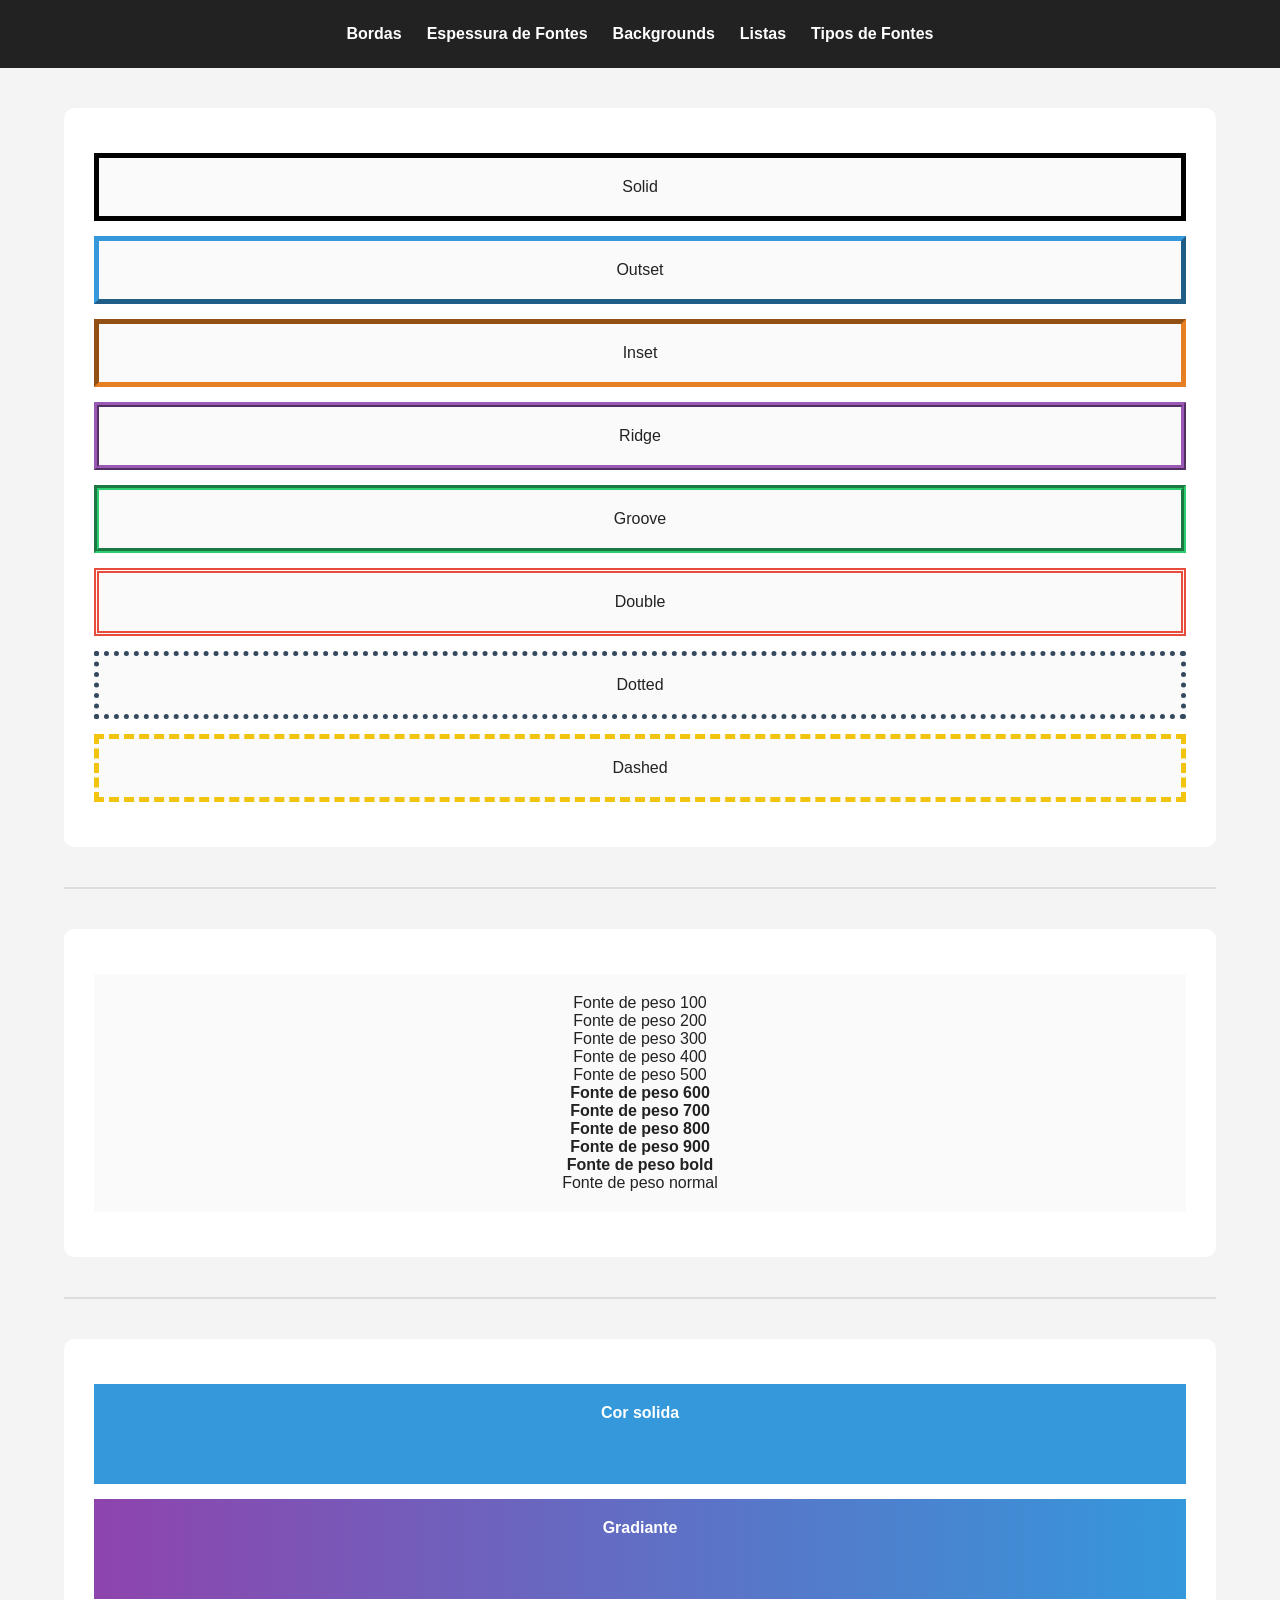
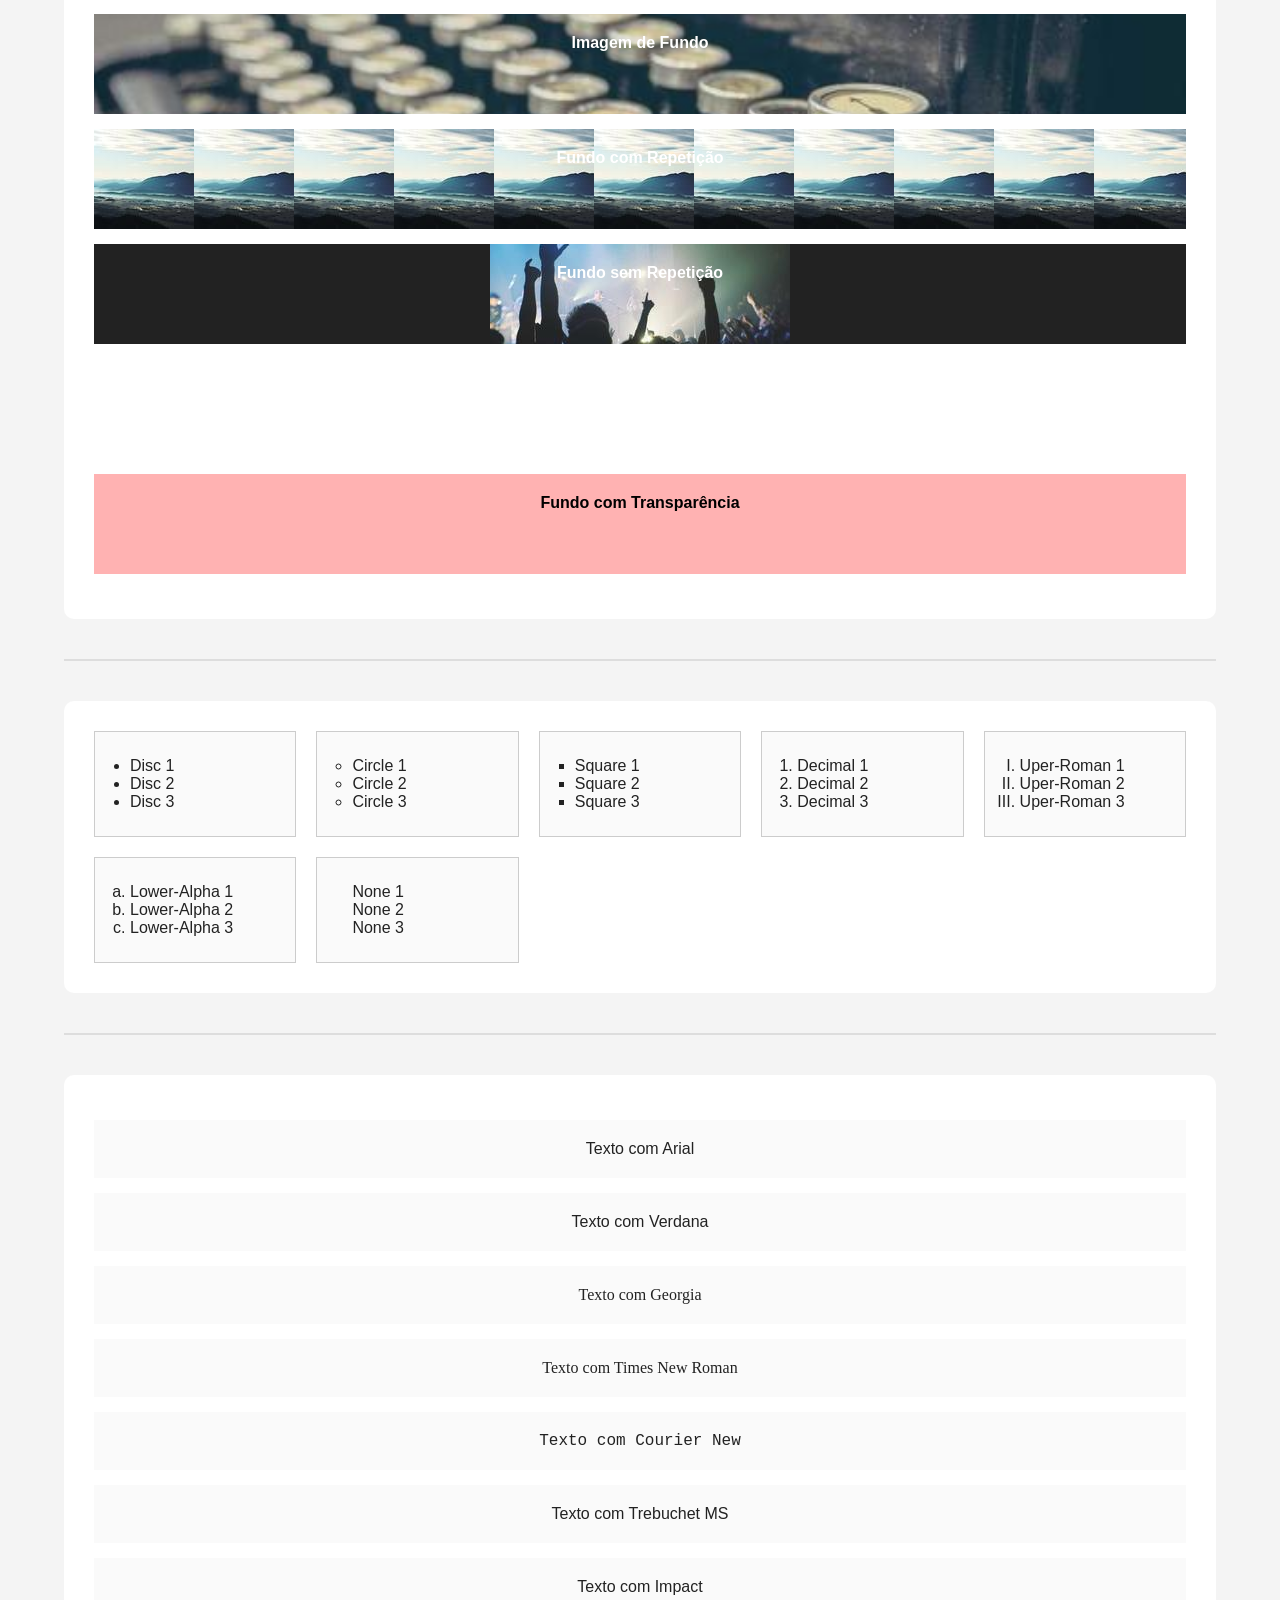
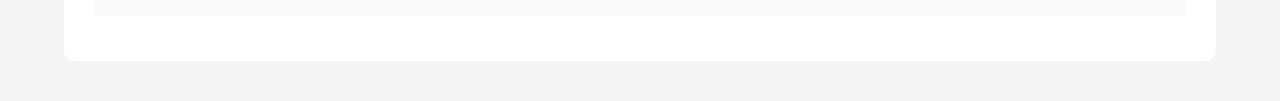
<file: atividade_final_css/index.html>
<!DOCTYPE html>
<html lang="PT-BR">
<head>
    <meta charset="UTF-8">
    <meta name="viewport" content="width=device-width, initial-scale=1.0">
    <title>Atividade final de CSS</title>
    <link rel="stylesheet" href="style/style.css">
</head>
<body>
    <header>
        <nav>
            <ul>
                <li><a href="#bordas">Bordas</a></li>
                <li><a href="#espessura-fontes">Espessura de Fontes</a></li>
                <li><a href="#backgrounds">Backgrounds</a></li>
                <li><a href="#listas">Listas</a></li>
                <li><a href="#Tipos-fontes">Tipos de Fontes</a></li>
            </ul>
        </nav>
    </header>

    <main>
        <section id="bordas" class="secao bordas">
            <article>
                <p>Solid</p>
            </article>
            <article>
                <p>Outset</p>
            </article>
            <article>
                <p>Inset</p>
            </article>
            <article>
                <p>Ridge</p>
            </article>
            <article>
                <p>Groove</p>
            </article>
            <article>
                <p>Double</p>
            </article>
            <article>
                <p>Dotted</p>
            </article>
            <article>
                <p>Dashed</p>
            </article>
        </section>

        <hr> 

        <section id="espessura-fontes" class="secao espessura-fontes">
            <article>
                <p class="peso-100">Fonte de peso 100</p>
                <p class="peso-200">Fonte de peso 200</p>
                <p class="peso-300">Fonte de peso 300</p>
                <p class="peso-400">Fonte de peso 400</p>
                <p class="peso-500">Fonte de peso 500</p>
                <p class="peso-600">Fonte de peso 600</p>
                <p class="peso-700">Fonte de peso 700</p>
                <p class="peso-800">Fonte de peso 800</p>
                <p class="peso-900">Fonte de peso 900</p>
                <p class="peso-bold">Fonte de peso bold</p>
                <p class="peso-normal">Fonte de peso normal</p>
            </article>
        </section>

        <hr>

        <section id="backgrounds" class="secao backgrounds">
            <article>
                <p>Cor solida</p>
            </article>
            <article>
                <p>Gradiante</p>
            </article>
            <article>
                <p>Imagem de Fundo</p>
            </article>
            <article>
                <p>Fundo com Repetição</p>
            </article>
            <article>
                <p>Fundo sem Repetição</p>
            </article>
            <article>
                <p>Fundo Fixo</p>
            </article>
            <article>
                <p>Fundo com Transparência</p>
            </article>
        </section>

        <hr>

        <section id="listas" class="secao listas">
            <ul>
                <li>Disc 1</li>
                <li>Disc 2</li>
                <li>Disc 3</li>
            </ul>
            <ul>
                <li>Circle 1</li>
                <li>Circle 2</li>
                <li>Circle 3</li>
            </ul>
            <ul>
                <li>Square 1</li>
                <li>Square 2</li>
                <li>Square 3</li>
            </ul>
            <ul>
                <li>Decimal 1</li>
                <li>Decimal 2</li>
                <li>Decimal 3</li>
            </ul>
            <ul>
                <li>Uper-Roman 1</li>
                <li>Uper-Roman 2</li>
                <li>Uper-Roman 3</li>
            </ul>
            <ul>
                <li>Lower-Alpha 1</li>
                <li>Lower-Alpha 2</li>
                <li>Lower-Alpha 3</li>
            </ul>
            <ul>
                <li>None 1</li>
                <li>None 2</li>
                <li>None 3</li>
            </ul>
        </section>

        <hr>

        <section id="tipos-fontes" class="secao tipos-fontes">
            <article>
                <p>Texto com Arial</p>
            </article>
            <article>
                <p>Texto com Verdana</p>
            </article>
            <article>
                <p>Texto com Georgia</p>
            </article>
            <article>
                <p>Texto com Times New Roman</p>
            </article>
            <article>
                <p>Texto com Courier New</p>
            </article>
            <article>
                <p>Texto com Trebuchet MS</p>
            </article>
            <article>
                <p>Texto com Impact</p>
            </article>
        </section>
    </main>
</body>
</html>
</file>
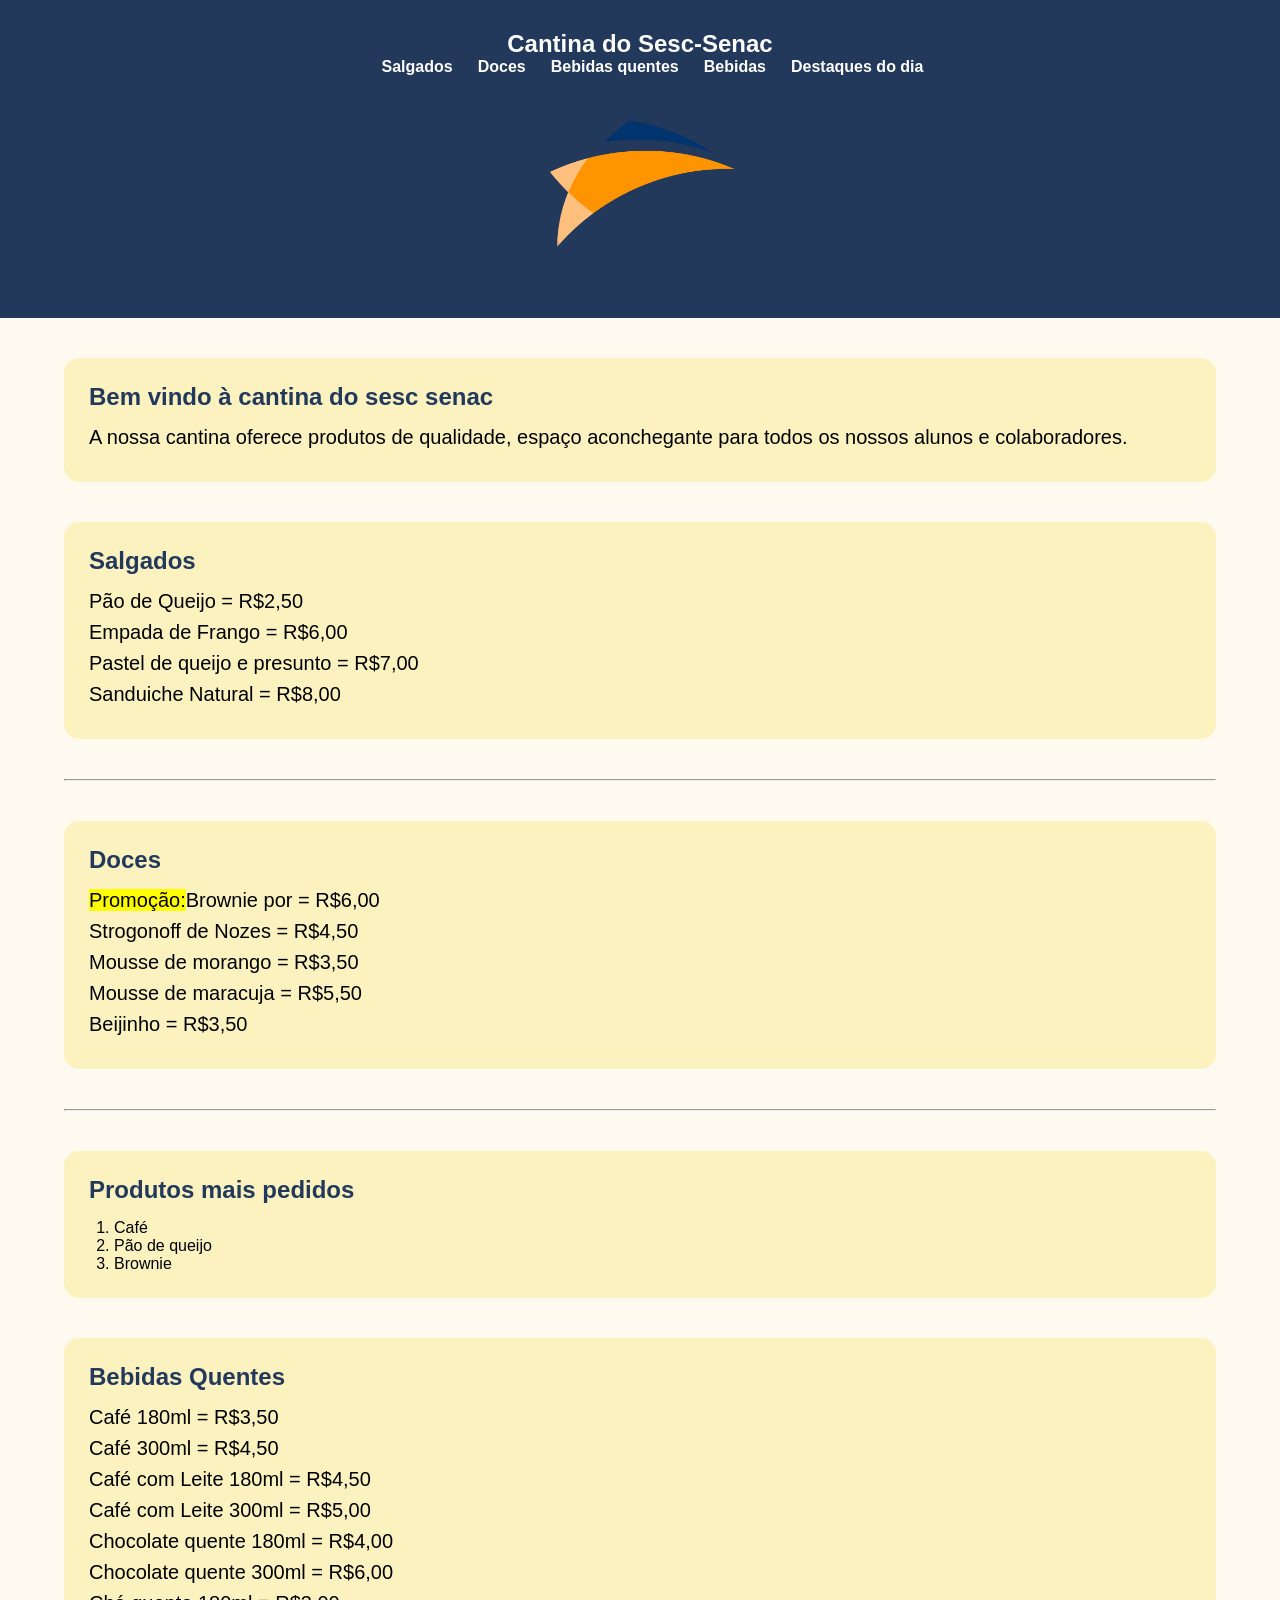
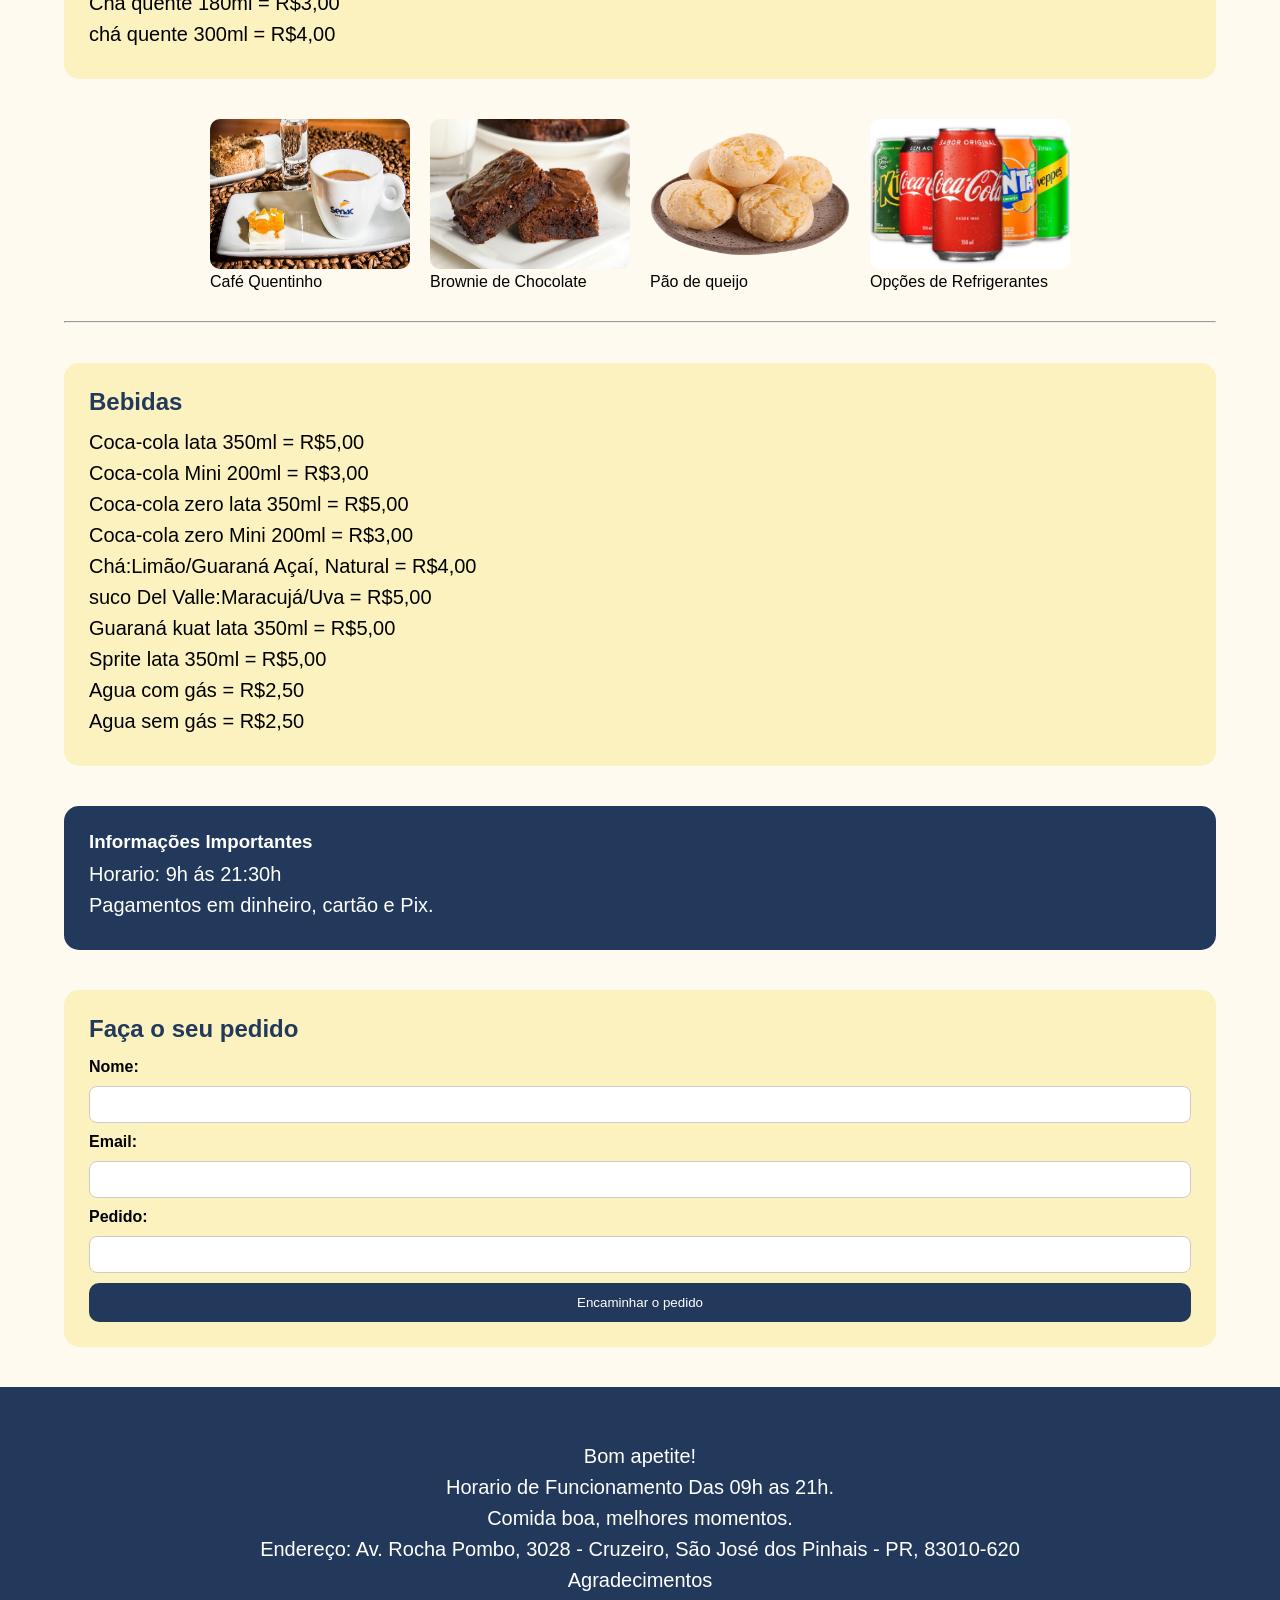
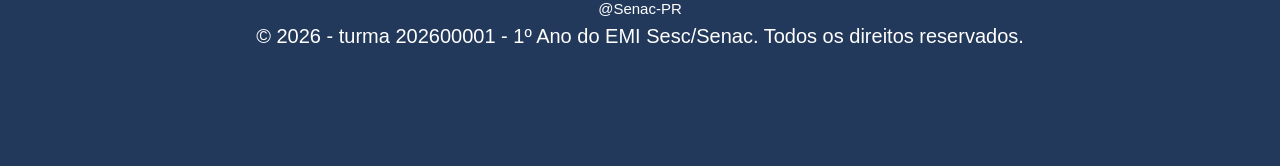
<file: Cecilia_projeto_cantina/index.html>
<!DOCTYPE html>
<html lang="pt-br">
<head>
    <meta charset="UTF-8">
    <meta name="viewport" content="width=device-width, initial-scale=1.0">
    <title>Cantina do sesc senac</title>
    <link rel="stylesheet" href="style/style.css">
</head>
<body>
   <nav>
    <header>
            <h1 class="Cantina-do-Sesc-Senac">Cantina do Sesc-Senac</h1>
            <ul>
                <li><a href="#Salgados">Salgados</a></li>
                <li><a href="#Doces">Doces</a></li>
                <li><a href="#Bebidas-quentes">Bebidas quentes</a></li>
                <li><a href="#Bebidas">Bebidas</a></li>
                <li><a href="#Destaques-do-dia">Destaques do dia</a></li>
            </ul>

          <div class="logo-container">
    <img src="image/logosenac.png" alt="Logo Sesc Senac">
</div>
    
        </header>
    </nav>

    <main>
        <section>
            <h2>Bem vindo à cantina do sesc senac</h2>
            <p>A nossa cantina oferece produtos de qualidade, espaço aconchegante para todos os nossos alunos e colaboradores.</p>
        </section>
        <section id="Salgados" class="Salgados">
            <h2>Salgados</h2>
            <article>
                <P>Pão de Queijo = R$2,50</P>
                <p>Empada de Frango = R$6,00</p>
                <P>Pastel de queijo e presunto = R$7,00</P>
                <p>Sanduiche Natural = R$8,00</p>
            </article>
        </section>

        <hr>

        <section id="Doces" class="Doces">
            <h2>Doces</h2>
            <article>
                <p><mark>Promoção:</mark>Brownie por = R$6,00</p>
                <p>Strogonoff de Nozes = R$4,50</p>
                <p>Mousse  de morango = R$3,50</p>
                <p>Mousse de maracuja = R$5,50</p>
                <p>Beijinho = R$3,50</p>
            </article>
        </section>

        <hr>
        <section>
            <h2>Produtos mais pedidos</h2>
            <ol>
                <li>Café</li>
                <li>Pão de queijo</li>
                <li>Brownie</li>
            </ol>
        </section>
        <section id="Bebidas-quentes" class="Bebidas-quentes">
            <h2>Bebidas Quentes</h2>
            <article>
                <p>Café 180ml = R$3,50</p>
                <p>Café 300ml = R$4,50</p>
                <p>Café com Leite 180ml = R$4,50</p>
                <p>Café com Leite 300ml = R$5,00</p>
                <p>Chocolate quente 180ml = R$4,00</p>
                <p>Chocolate quente 300ml = R$6,00</p>
                <p>Chá quente 180ml = R$3,00</p>
                <p>chá quente 300ml = R$4,00</p>
            </article>
        </section>
        <div>
            <figure class="Café">
                <img src="image/cafe.jpg" alt="Café-quentinho">
                <figcaption>Café Quentinho</figcaption>
            </figure>
            <figure class="brownie">
                <img src="image/brownie.jpg" alt="Brownie">
                <figcaption>Brownie de Chocolate</figcaption>
            </figure>
            <figure class="Pão-de-queijo">
                <img src="image/pãodequeijp.png" alt="Pão-de-queijo">
                <figcaption>Pão de queijo</figcaption>
            </figure>
            <figure class="Refrigerantes">
                <img src="image/Refrigerantes.avif" alt="Refrigerantes">
                <figcaption>Opções de Refrigerantes</figcaption>
            </figure>
        </div>

        <hr>

        <section id="Bebidas" class="Bebidas">
            <h2>Bebidas</h2>
            <article>
                <p>Coca-cola lata 350ml = R$5,00 </p>
                <p>Coca-cola Mini 200ml = R$3,00 </p>
                <p>Coca-cola zero lata 350ml = R$5,00 </p>
                <p>Coca-cola zero Mini 200ml = R$3,00 </p>
                <p>Chá:Limão/Guaraná Açaí, Natural = R$4,00 </p>
                <p>suco Del Valle:Maracujá/Uva = R$5,00 </p>
                <p>Guaraná kuat lata 350ml = R$5,00 </p>
                <p>Sprite lata 350ml = R$5,00 </p>
                <p>Agua com gás = R$2,50</p>
                <p>Agua sem gás = R$2,50</p>
            </article>
        </section>

          <aside>
            <h3>Informações Importantes</h3>
            <p>Horario: 9h ás 21:30h</p>
            <p>Pagamentos em dinheiro, cartão e Pix.</p>
        </aside>

        <section id="Contato">
            <h2>Faça o seu pedido</h2>
        <form>
            <label>Nome:</label>
            <input type="text">

            <label>Email:</label>
            <input type="email">

            <label>Pedido:</label>
            <input type="text">

            <button>Encaminhar o pedido</button>
        </form>
        </section>
    </main>
     
    
    <footer class="Rodapé">
        <p>Bom apetite!</p>
        <p>Horario de Funcionamento Das 09h as 21h.</p>
        <p>Comida boa, melhores momentos.</p>
        <p>Endereço: Av. Rocha Pombo, 3028 - Cruzeiro, São José dos Pinhais - PR, 83010-620</p>
        <p>Agradecimentos</p>
        <p class="Arroba"> @Senac-PR</p>
        <p>&copy; 2026 - turma 202600001 - 1º Ano do EMI Sesc/Senac. Todos os direitos reservados.</p>                                  
    </footer>

</body>
</html>
    <header>
</file>
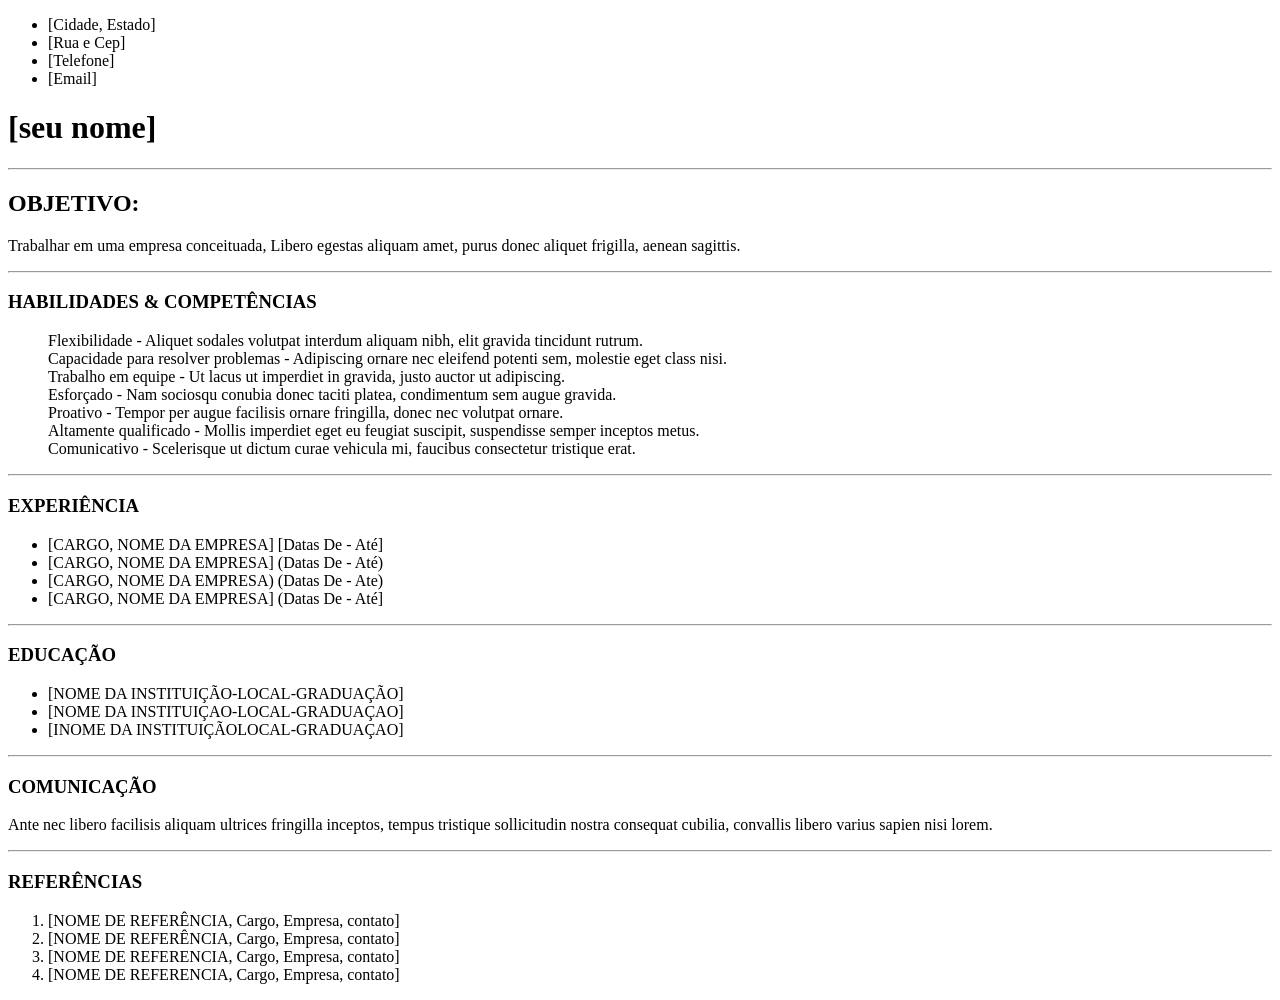
<file: curriculo_html/index.html>
<!DOCTYPE html>
<html lang="PT-BR">
<head>
    <meta charset="UTF-8">
    <meta name="viewport" content="width=device-width, initial-scale=1.0">
    <title>Document</title>
</head>
<body>
      <main>
        <section class="Perguntas">
            <ul>
                 <li>[Cidade, Estado]</li>
                 <li>[Rua e Cep]</li>
                 <li>[Telefone]</li>
                 <li>[Email]</li>
            </ul>

        </section>
        <h1>[seu nome]</h1>
        <hr class="linha-estilizada">

        <h2>OBJETIVO:</h2>
        <P>Trabalhar em uma empresa conceituada, Libero egestas aliquam amet, purus donec aliquet frigilla, aenean sagittis.</P> 
        <hr class="linha-estilizada">

        <dl>
         <dt>
         <h3>HABILIDADES & COMPETÊNCIAS</h3>
        </dt>
        <dd>Flexibilidade - Aliquet sodales volutpat interdum aliquam nibh, elit gravida tincidunt rutrum.</dd>
        <dd>Capacidade para resolver problemas - Adipiscing ornare nec eleifend potenti sem, molestie eget class nisi.</dd>
        <dd>Trabalho em equipe - Ut lacus ut imperdiet in gravida, justo auctor ut adipiscing.</dd>
        <dd>Esforçado - Nam sociosqu conubia donec taciti platea, condimentum sem augue gravida.</dd>
        <dd>Proativo - Tempor per augue facilisis ornare fringilla, donec nec volutpat ornare.</dd>
        <dd>Altamente qualificado - Mollis imperdiet eget eu feugiat suscipit, suspendisse semper inceptos metus.</dd>
        <dd>Comunicativo - Scelerisque ut dictum curae vehicula mi, faucibus consectetur tristique erat.</dd>
        </dl>
        <hr class="linha-estilizada">

        <h3>EXPERIÊNCIA</h3>
        <ul>
        <Li>[CARGO, NOME DA EMPRESA] [Datas De - Até]</Li>
        <li>[CARGO, NOME DA EMPRESA] (Datas De - Até)</li>
        <li>[CARGO, NOME DA EMPRESA) (Datas De - Ate)</li>
        <li>[CARGO, NOME DA EMPRESA] (Datas De - Até]</li>
        </ul>
        <hr class="linha-estilizada">

        <h3>EDUCAÇÃO</h3>
        <ul>
            <li>[NOME DA INSTITUIÇÃO-LOCAL-GRADUAÇÃO]</li>
            <li>[NOME DA INSTITUIÇAO-LOCAL-GRADUAÇAO]</li>
            <li>[INOME DA INSTITUIÇÃOLOCAL-GRADUAÇAO]</li>
        </ul>
        <hr class="linha-estilizada">

        <h3>COMUNICAÇÃO</h3>
        <P>Ante nec libero facilisis aliquam ultrices fringilla inceptos, tempus tristique sollicitudin nostra consequat cubilia, convallis libero varius sapien nisi lorem.</P>
        <hr class="linha-estilizada">

        <h3>REFERÊNCIAS</h3>
        <ol>
            <li>[NOME DE REFERÊNCIA, Cargo, Empresa, contato]</li>
            <li>[NOME DE REFERÊNCIA, Cargo, Empresa, contato]</li>
            <li>[NOME DE REFERENCIA, Cargo, Empresa, contato]</li>
            <li>[NOME DE REFERENCIA, Cargo, Empresa, contato]</li>
        </ol>

      </main>
    
</body>
</html>
</file>
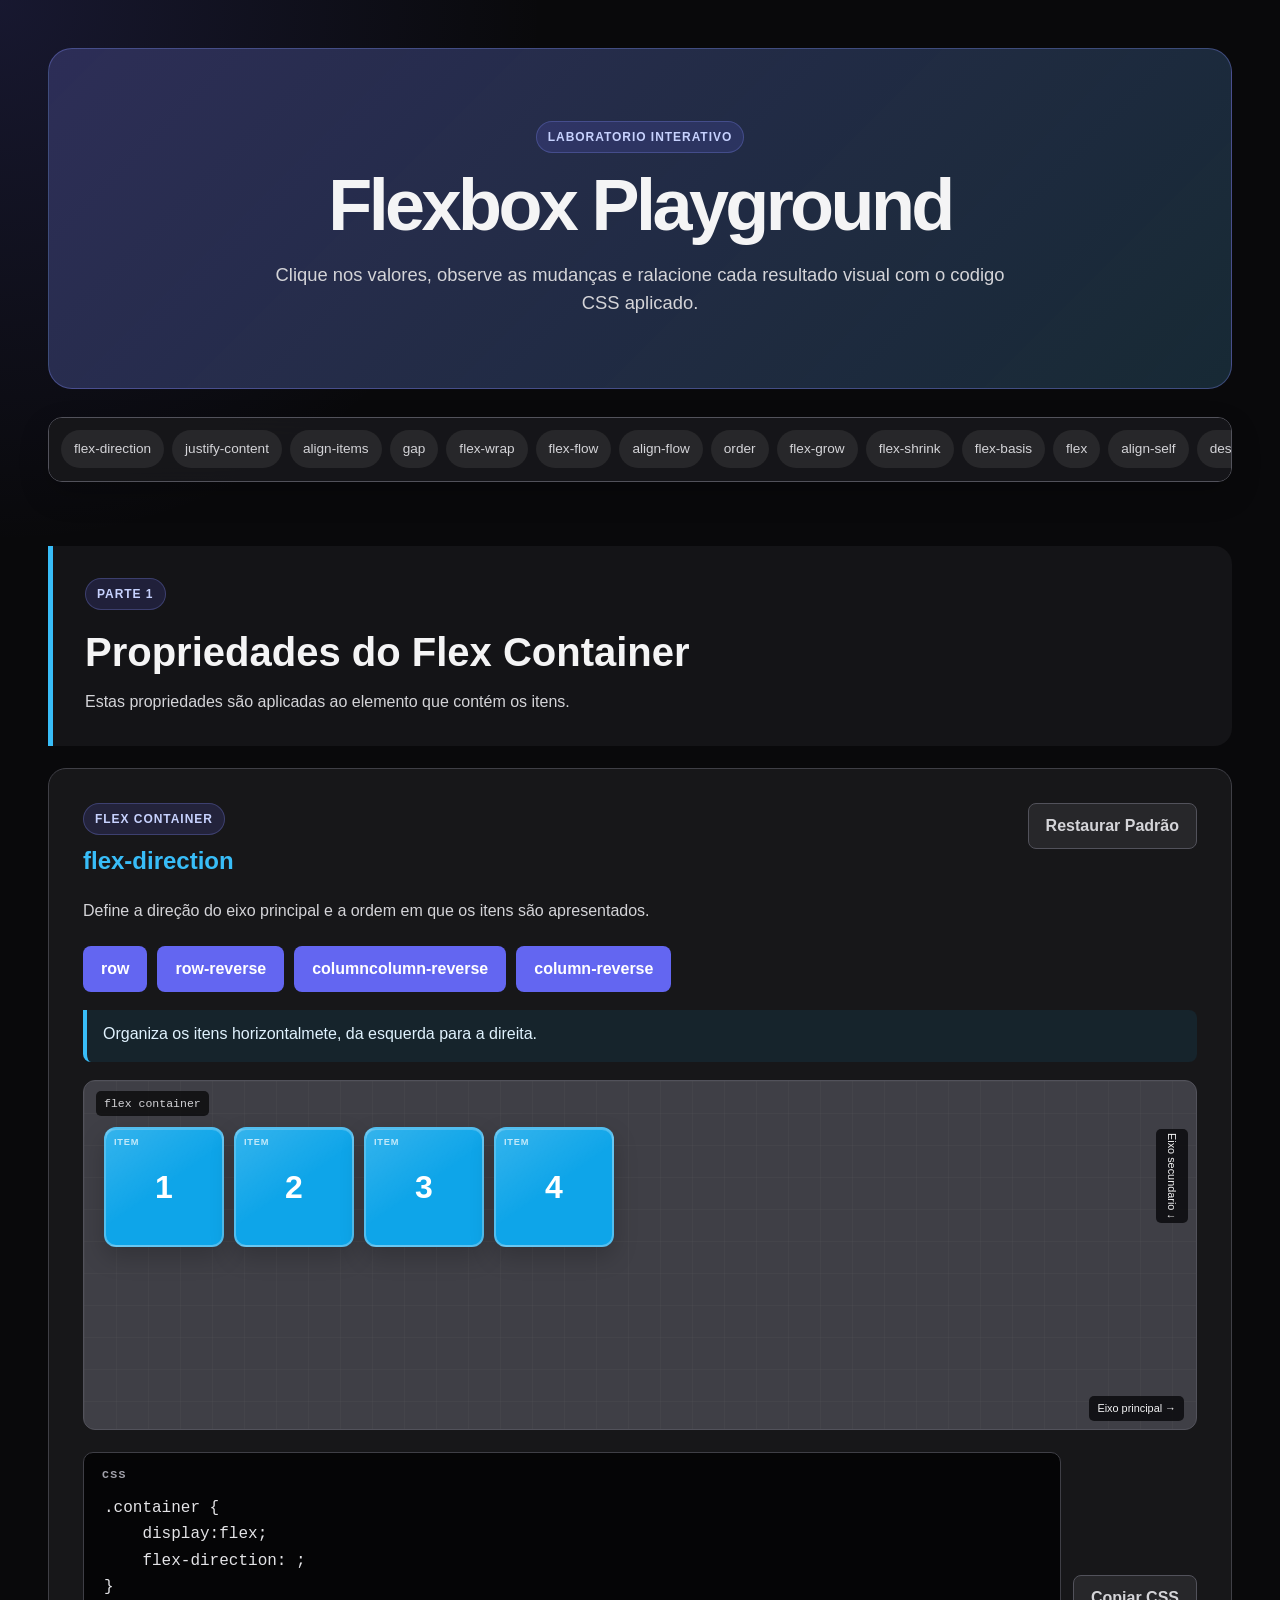
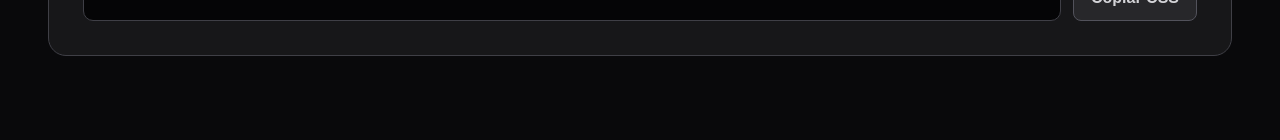
<file: flexbox/index.html>
<!-- Define que o documento utiliza HTML5. Deve ser a priemeira declaração do arquivo -->
<!DOCTYPE html>
<!-- A tag html envolve toda a pagina. lang="pt-br" informa o idioma para navegadores e leitores de tela. -->
<html lang="pt-BR">

<!-- O head guarda configurações que não aparecem diretamente no conteudo visual. -->

<head>
    <!-- Permite utilizar acentos, cedilha e outros caracteres especiais corretamente. -->
    <meta charset="UTF-8">
    <!-- Faz o layout respeitar a largura real de celulares, tablests e computadores. -->
    <meta name="viewport" content="width=device-width, initial-scale=1.0">
    <!-- Descrição usada por mecanismo de busca e no compartilhamento do link. -->
    <meta name="description"
        content="Laboratorio interativo para aprender e praticar as principais propriedades do CSS felxbox.">
    <!-- Texto exibido na aba do navegador -->
    <title>Laboratorio Flexbox</title>
    <!-- Conecta o HTML ao arquivo CSS responsavel pela aparencia da pagina. -->
    <link rel="stylesheet" href="style/style.css">
</head>

<!-- O body contem todo o conteudo visivel da pagina. -->

<body>

    <!-- ===================================================
         CABEÇALHO PRINCIPAL
         Apresenta o nome e a proposta do laboratório.
    =================================================== -->
    <header class="page-header">
        <!-- Pequeno rótulo visual acima do título principal. -->
        <span class="page-label">Laboratorio interativo</span>
        <!-- h1 é o título principal e deve representar o assusnto da página. -->
        <h1>Flexbox Playground</h1>
        <p>
            Clique nos valores, observe as mudanças e ralacione cada resultado visual com o codigo CSS aplicado.
        </p>
    </header>

    <!-- ===================================================
         CABEÇALHO PRINCIPAL
         Cada link aponta para o id de uma seção da pagina.
         aria-label descreve o menu para tecnologias assistivas.
    =================================================== -->

    <nav class="property-navigation" aria-label="Navegação das propriedades do Flexbox">
        <a href="#flex-direction">flex-direction</a>
        <a href="#justify-content">justify-content</a>
        <a href="#align-items">align-items</a>
        <a href="#gap">gap</a>
        <a href="#flex-wrap">flex-wrap</a>
        <a href="#flex-flow">flex-flow</a>
        <a href="#align-flow">align-flow</a>
        <a href="#order">order</a>
        <a href="#flex-grow">flex-grow</a>
        <a href="#flex-shrink">flex-shrink</a>
        <a href="#flex-basis">flex-basis</a>
        <a href="#flex">flex</a>
        <a href="#align-self">align-self</a>
        <a href="#desafio">desafio</a>
    </nav>
    
    <!-- O main reúne o conteúdo principal do laboatório -->
    <main>
          <!-- ===================================================
         PARTE 1 - PROPRIEDADES DO FLEX CONTAINER
         São aplicados ao elemento pai, responsável por organizar itens.
    =================================================== -->
    <header class="group-header">
        <span>Parte 1</span>
        <h2>Propriedades do Flex Container</h2>
        <p>Estas propriedades são aplicadas ao elemento que contém os itens.</p>
    </header>
    
    <!-- ===================================================
         SEÇÃO: flex-direction
         Define a direção do eixo principal e a ordem inicial dos itens.
         O id permite acessar esta seção pelo menu de navegação.
    =================================================== -->
    <section class="demo"  id="flex-direction">
        <!-- Agrupa o titulo da propriedade e o botão que restaura o valor  inicial. -->
         <div class="demo-heading">
            <div>
            <span class="property-type">Flex container</span>
            <h2>flex-direction</h2>
         </div>
         <button type="button"  class="reset-button"  data-reset-section="direction">Restaurar Padrão</button>
         </div>

         <p class="demo-introduction">
            Define a direção do eixo principal e a ordem em que os itens são apresentados.
         </p>

         <!-- 
           Grupos de botões com valores da propriedade.
           role= "group" e aria-label ajudam leitores de tela.
           data-* guarda o valor que sera lido pelo Javascript.
           aria-pressed informa qual botão esta ativo.
         -->
        <div class="buttons"  role="group"  aria-label="Valores de flex-direction">
            <button type="button" data-direction="row" aria-pressed="true">row</button>
            <button type="button" data-direction="row-reverse" aria-pressed="false">row-reverse</button>
            <button type="button" data-direction="column" aria-pressed="false">columncolumn-reverse</button>
            <button type="button" data-direction="column-reverse" aria-pressed="false">column-reverse</button>
        </div>
         <!-- Descrição atualizada pelo JavaScript conforme o botão escolhido.
          aria-live="polite" permite anunciar a mudança para leitores de tela.
          -->

          <p class="property-description direction-description" aria-live="polite">
            Organiza os itens horizontalmete, da esquerda para a direita.
          </p>

          <!-- Area visual da demonstração.
               A classe container recebe display: flex no CSS.
               A segunda classe identifica a propriedade demonstrada.
          -->
        <div class="container direction-container" id="direction-container">
            <span class="container-label">flex container</span>
          <!-- Indicadores dos eixos; o JavaScript atualiza as sets nesta seção. -->
            <span class="axis axis-main direction-main-axis">Eixo principal →</span>
            <span class="axis axis-cross direction-cross-axis">Eixo secundario ↓</span>
           <!-- Cada elemento .item é um flex Item. Os numeros facilitam observar ordem e posição. -->
            <div><span class="item">1</span></div>
            <div><span class="item">2</span></div>
            <div><span class="item">3</span></div>
            <div><span class="item">4</span></div>
        </div>

        <!-- Mostra o CSS correspondente ao valor selecionado.
         pre preserva espaços e quebras de linha; code identifica codigo-fonte.
         O botão usa data-copy-property e data-copy-target para copiar o resultado.
        -->
         
        <div class="code-wrapper">
         <pre class="code"><code>.container {
    display:flex;
    flex-direction: <strong class="direction-value" aria-live="polite"></strong>;
}</code></pre>
                <button type="button" class="copy-button" data-copy-property="flex-direction"
                data-copy-target=".direction-value">Copiar CSS</button>
        </div>
    </section>

    </main>

    <script src="js/script.js"></script>

</body>
</html>
</file>
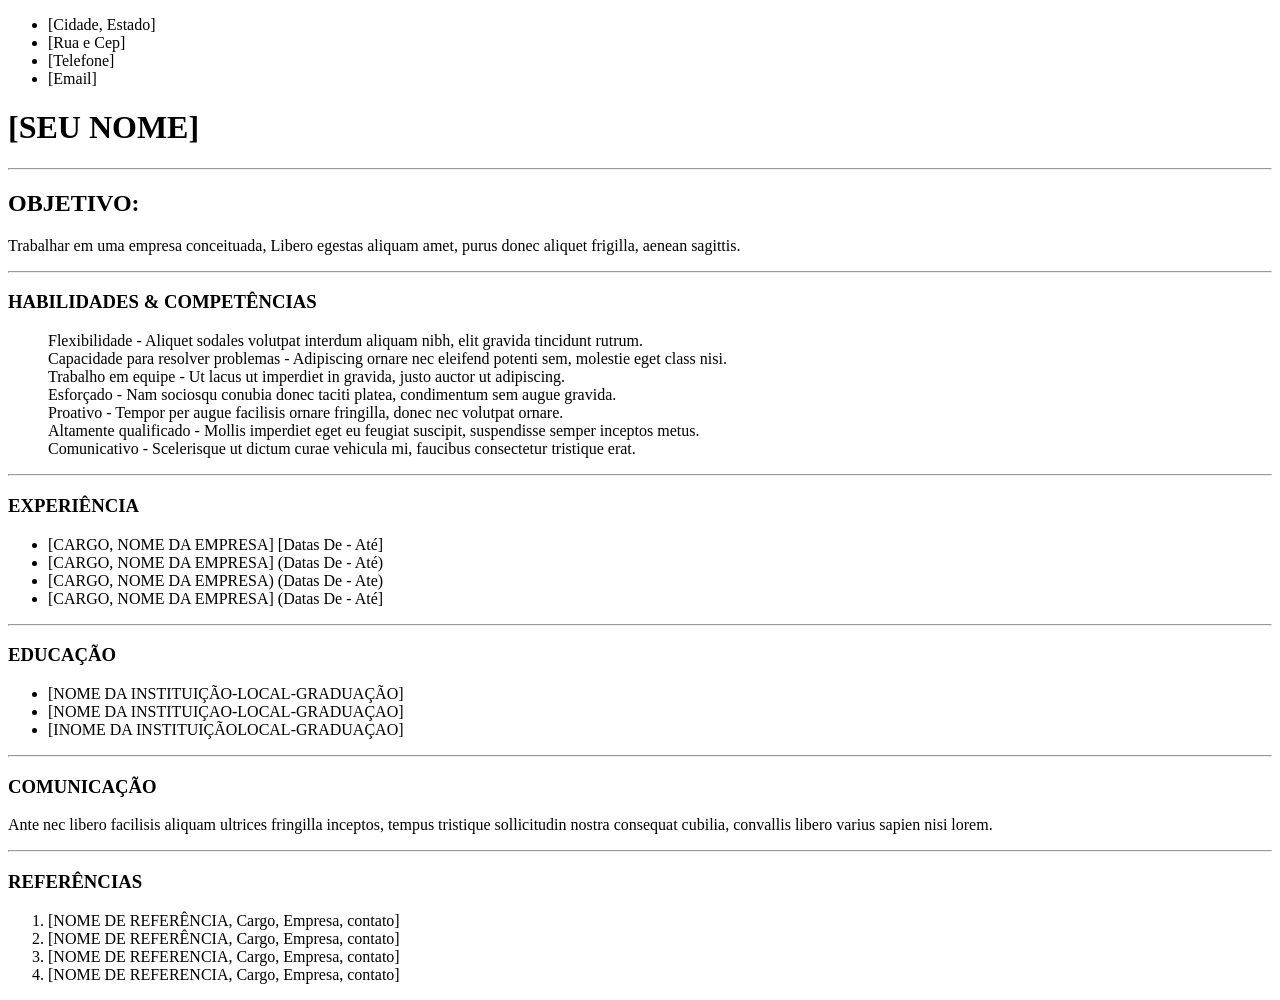
<file: curriculo_html/correcao.html>
<!DOCTYPE html>
<html lang="PT-BR">
<head>
    <meta charset="UTF-8">
    <meta name="viewport" content="width=, initial-scale=1.0">
    <title>Document</title>
</head>
<body>
    <!-- <ul> define uma lista não ordenada -->
    <ul>
        <li>[Cidade, Estado]</li> <!-- <li> informa o conteúdo da lista -->
        <li>[Rua e Cep]</li>
        <li>[Telefone]</li>
        <li>[Email]</li>
    </ul>
    <h1>[SEU NOME]</h1>
    <hr>
    <h2>OBJETIVO:</h2>
    <P>Trabalhar em uma empresa conceituada, Libero egestas aliquam amet, purus donec aliquet frigilla, aenean sagittis.</P> <!-- paragrafo -->
    <hr>

    <dl>
        <dt>
            <h3>HABILIDADES & COMPETÊNCIAS</h3>
        </dt>
        <dd> Flexibilidade - Aliquet sodales volutpat interdum aliquam nibh, elit gravida tincidunt rutrum.</dd>
        <dd>Capacidade para resolver problemas - Adipiscing ornare nec eleifend potenti sem, molestie eget class nisi.</dd>
        <dd>Trabalho em equipe - Ut lacus ut imperdiet in gravida, justo auctor ut adipiscing.</dd>
        <dd>Esforçado - Nam sociosqu conubia donec taciti platea, condimentum sem augue gravida.</dd>
        <dd>Proativo - Tempor per augue facilisis ornare fringilla, donec nec volutpat ornare.</dd>
        <dd>Altamente qualificado - Mollis imperdiet eget eu feugiat suscipit, suspendisse semper inceptos metus.</dd>
        <dd>Comunicativo - Scelerisque ut dictum curae vehicula mi, faucibus consectetur tristique erat.</dd>
        </dt>
    </dl>
    <hr>

    <h3>EXPERIÊNCIA</h3>
        <ul>
        <Li>[CARGO, NOME DA EMPRESA] [Datas De - Até]</Li>
        <li>[CARGO, NOME DA EMPRESA] (Datas De - Até)</li>
        <li>[CARGO, NOME DA EMPRESA) (Datas De - Ate)</li>
        <li>[CARGO, NOME DA EMPRESA] (Datas De - Até]</li>
        </ul>
        <hr>

        <h3>EDUCAÇÃO</h3>
        <ul>
            <li>[NOME DA INSTITUIÇÃO-LOCAL-GRADUAÇÃO]</li>
            <li>[NOME DA INSTITUIÇAO-LOCAL-GRADUAÇAO]</li>
            <li>[INOME DA INSTITUIÇÃOLOCAL-GRADUAÇAO]</li>
        </ul>
        <hr>

        <h3>COMUNICAÇÃO</h3>
        <P>Ante nec libero facilisis aliquam ultrices fringilla inceptos, tempus tristique sollicitudin nostra consequat cubilia, convallis libero varius sapien nisi lorem.</P>
        <hr>
        
         <h3>REFERÊNCIAS</h3>
        <ol>
            <li>[NOME DE REFERÊNCIA, Cargo, Empresa, contato]</li>
            <li>[NOME DE REFERÊNCIA, Cargo, Empresa, contato]</li>
            <li>[NOME DE REFERENCIA, Cargo, Empresa, contato]</li>
            <li>[NOME DE REFERENCIA, Cargo, Empresa, contato]</li>
        </ol>
</body>
</html>
</file>
<file: atividade_final_css/style/style.css>
* {
    padding: 0;
    margin: 0;
    box-sizing: border-box;
}

body {
    font-family: Arial, sans-serif;
    background-color: #F4f4f4;
    color: #222;
}

header {
    background-color: #222;
    padding: 25px;
    position: sticky;
    top: 0;
}

nav ul {
    display: flex;
    gap: 25px;
    justify-content: center;
    list-style: none;
}

nav a {
    color: white;
    text-decoration: none;
    font-weight: bold;
}

nav a:hover {
    color: #00bcd4;
}

main {
    width: 90%;
    margin: 30px auto;
}

.secao {
    margin: 40px 0;
    padding: 30px;
    background-color: white;
    border-radius: 10px;
}

article {
    padding: 20px;
    margin: 15px 0;
    text-align: center;
    background-color: #FAFAFA;
}

/* BORDAS */

.bordas article:nth-child(1) {
    border: 5px solid #000;
}

.bordas article:nth-child(2) {
    border: 5px outset #3498db;
}

.bordas article:nth-child(3) {
    border: 5px inset #e67e22;
}

.bordas article:nth-child(4) {
    border: 5px ridge #9b59b6;
}

.bordas article:nth-child(5) {
    border: 5px groove #2ecc71;
}

.bordas article:nth-child(6) {
    border: 5px double #e74c3c;
}

.bordas article:nth-child(7) {
    border: 5px dotted #34495e;
}

.bordas article:nth-child(8) {
    border: 5px dashed #f1c40f;
}


/* ESPESSURAS DAS FONTES */

.peso-100 {
    font-weight: 100;
}

.peso-200 {
    font-weight: 200;
}

.peso-300 {
    font-weight: 300;
}

.peso-400 {
    font-weight: 400;
}

.peso-500 {
    font-weight: 500;
}

.peso-600 {
    font-weight: 600;
}

.peso-700 {
    font-weight: 700;
}

.peso-800 {
    font-weight: 800;
}

.peso-900 {
    font-weight: 900;
}

.peso-bold {
  font-weight: bold;
}

.peso-normal {
    font-weight: normal;
}

/* BACKGROUNDS */

.backgrounds article {
    min-height: 100px;
    color: white;
    font-weight: bold;
}

.backgrounds article:nth-child(1) {
    background-color: #3498db;
}

.backgrounds article:nth-child(2) {
    background: linear-gradient(to right, #8e44ad, #3498db);
}

.backgrounds article:nth-child(3) {
    background-image: url(../image/cover.jpg);
    background-size: cover;
    background-position: center;
}

.backgrounds article:nth-child(4) {
    background-image: url(../image/repeat.jpg);
    background-repeat: repeat;
}

.backgrounds article:nth-child(5) {
    background-image: url(../image/no-repeat.jpg);
    background-repeat:no-repeat;
    background-position: center;
    background-color: #222; 
}

.backgrounds article:nth-child(6) {
    background-image: url(../image/fixed.jpg);
    background-attachment: fixed;
    background-size: cover;
    background-position: center;
}

.backgrounds article:nth-child(7){
    background-color: rgba(255, 0, 0, 0.3);
    color: #000;
    /* opacity: 0.3; */
}

/*  LISTAS */

.listas {
    display: grid;
    grid-template-columns: repeat(auto-fit, minmax(180px, 1fr));
    gap: 20px;
}

.listas ul {
    background-color: #fafafa;
    padding: 25px 35px;
    border: 1px solid #ccc;
}

.listas ul:nth-child(1) {
    list-style-type: disc;
}

.listas ul:nth-child(2) {
    list-style-type: circle;   
}

.listas ul:nth-child(3) {
    list-style-type: square;

}

.listas ul:nth-child(4) {
    list-style-type: decimal;
}

.listas ul:nth-child(5) {
    list-style-type: upper-roman;
}

.listas ul:nth-child(6) {
    list-style-type: lower-alpha;
}

.listas ul:nth-child(7) {
    list-style-type: none;
    
}

/* TIPOS DE FONTES */ 

.tipos-fontes article:nth-child(1) {
    font-family: Arial, sans-serif;
}
.tipos-fontes article:nth-child(2) { 
    font-family: Verdana, sans-serif;
}
.tipos-fontes article:nth-child(3) {
    font-family: Georgia, serif; 
}
.tipos-fontes article:nth-child(4) { 
    font-family: 'Times New Roman', serif;
}
.tipos-fontes article:nth-child(5) { 
    font-family: 'Courier New', monospace;
}
.tipos-fontes article:nth-child(6) { 
    font-family: 'Trebuchet MS', sans-serif;
}
.tipos-fontes article:nth-child(7) { 
    font-family: Impact, sans-serif;
}

/* LINHA SEPARADORA */

hr {
    margin: 40px 0;
    border: none;
    height: 2px;
    background-color: #ddd;
}

/* RESPONSIVO */

@media (max-widht: 768px) {
    nav ul{
        flex-direction: column;
        align-items: center;
    }

    main {
        width: 95%;
    }
}
</file>
<file: Cecilia_projeto_cantina/style/style.css>
* {
    padding: 0;
    margin: 0;
}

body{
    font-family: Arial, sans-serif;
    background-color: #fffaf0;
}

/* Cabeçalho */

header {
    padding: 30px;
    background-color: #23395b;
}

.Cantina-do-Sesc-Senac {
    text-align: center;
    color: white;
}

nav ul {
    display: flex;
    gap: 25px;
    justify-content: center;
    list-style: none;
}

nav a {
    color: white;
    text-decoration: none;
    font-weight: bold;
}

main {
    width: 90%;
    margin: 30px auto;
}

section {
    margin: 40px 0;
    background-color: #fbf2c0;
    padding: 25px;
    border-radius: 15px;
}

section h2, section h1 {
    color: #23395b;
    margin-bottom: 15px;
}
 p {
    margin: 8px 0;
    font-size: 20px;
 }

 hr {
    margin: 20px 0;
 }

 ul, ol {
    margin-left: 25px;
 }

 div {
    display: flex;
    justify-content: center;
    gap: 20px;
    margin: 30px 0;
 }

.logo-container {
    display: flex;
    justify-content: center;
    margin-top: 20px;
}

.logo-container img {
    width: 200px;
    height: auto;
}

 .brownie img {
    width: 200px;
    border-radius: 10px;
     width: 200px;
    height: 150px;
 }

 .Café img {
    width: 200px;
    border-radius: 10px;
     width: 200px;
    height: 150px;
 }

 .Pão-de-queijo img {
    width: 200px;
    border-radius: 10px;
     width: 200px;
    height: 150px;
 }

 .Refrigerantes img {
    width: 200px;
    border-radius: 10px;
     width: 200px;
    height: 150px;
 }

 aside {
    background-color: #23395b;
    color: white;
    padding: 25px;
    border-radius: 15px;
    margin: 40px 0;
 }

 aside h3 {
    margin-bottom: 10px;
 }

 form {
    display: flex;
    flex-direction: column;
    gap: 10px;
 }

 label {
    font-weight: bold;
 }

 input {
    padding: 10px;
    border-radius: 8px;
    border: 1px solid #ccc;
 }

 button {
    background-color: #23395b;
    color: white;
    padding: 12px;
    border-radius: 10px;
    border: none;
 }

 button:hover {
    background-color: #345b8a;
 }

 .Rodapé {
    background-color: #23395b;
    padding: 50px;
    text-align: center;
    color: white;
 }

 .Arroba {
    font-size: 15px;
 }
</file>
<file: flexbox/style/style.css>
/* ===========================================
   Configurações gerais
=========================================== */

:root {
    color-scheme: dark;
    --background: #09090b;
    --surface: #18181b;
    --surface-soft: #27272a;
    --surface-highlight: #3f3f46;
    --border: #52525b;
    --text: #f4f4f5;
    --text-muted: #d4d4d8;
    --primary: #6366f1;
    --primary-hover: #818cf8;
    --accent: #38bdf8;
    --seccess: #22c55e;
    --warning: #f59e0b;
    --danger: #ef4444;
    --item: #0ea5e9;
    --item-selected: #f97316;
    --radius-small: 8px;
    --radius-medium: 12px;
    --radius-large: 18px;
    --shawdow: 0 18px 45px rgba(0, 0, 0, 0.24);
}

* {
    margin: 0;
    padding: 0;
    box-sizing: border-box;
}

html {
    scroll-behavior: smooth;
    scroll-padding-top: 100px;
}

body {
    min-height: 100vh;
    padding: clamp(16px, 4vw, 48px);
    color: var(--text);
    background: 
     radial-gradient(circle at top left, rgba(99, 102, 241, 0.16),
      transparent 34rem),
     var(--background);
    font-family: Inter, Arial, Helvetica, sans-serif;
    line-height: 1.5;
} 

button,
select {
    font: inherit;
}

button,
a,
select {
    -webkit-tap-highlight-color: transparent;
}

button:focus-visible,
a:focus-visible,
select:focus-visible {
    outline: 3px solid #facc15;
    outline-offset: 3px;

}

/* ===========================================
   Cabeçalho e navegação
=========================================== */

.page-header {
    max-width: 1200px;
    margin: 0 auto 28px;
    padding: clamp(28px, 6vw, 72px);
    text-align: center;
    background: 
       linear-gradient(
        135deg, rgba(99, 102, 241, 0.28),
        rgba(14, 165, 233, 0.12)),
   var(--surface);
    border: 1px solid rgba(129, 140, 248, 0.35);
    border-radius: 24px;
    box-shadow: var(--shadow);
}

.page-label,
.property-type,
.group-header span {
    display: inline-flex;
    align-items: center;
    width: fit-content;
    padding: 6px 11px;
    color: #c7d2fe;
    background-color: rgba(99, 102, 241, 0.16);
    border: 1px solid rgba(129, 140, 248, 0.28);
    border-radius: 999px;
    font-size: 0.75rem;
    font-weight: 700;
    letter-spacing: 0.08em;
    text-transform: uppercase;
}

.page-header h1 {
    margin-top: 16px;
    font-size: clamp(2rem, 7vw, 4.5rem);
    line-height: 1;
    letter-spacing: -0.05em;
}

.page-header p {
    max-width: 760px;
    margin: 20px auto 0;
    color: var(--text-muted);
    font-size: clamp(1rem, 2vw, 1.15rem);    
}

.property-navigation {
    position: sticky;
    top: 12px;
    z-index: 20;
    display: flex;
    gap: 8px;
    flex-wrap: nowrap;
    max-width: 1200px;
    margin: 0 auto 36px;
    padding: 12px;
    overflow-x: auto;
    background-color: rgba(24, 24, 27, 0.9);
    border: 1px solid var(--border);
    border-radius: 14px;
    box-shadow: 0 12px 30px rgba(0, 0, 0, 0.2);
    backdrop-filter: blur(14px);
}

.property-navigation a {
    flex: 0 0 auto;
    padding: 8px 12px;
    color: var(--text-muted);
    background-color: var(--surface-soft);
    border: 1px solid transparent;
    border-radius: 999px;
    text-decoration: none;
    font-size: 0.85rem;
    transition: 0.2s;
}

.property-navigation a:hover {
    color: white;
    background-color: var(--primary);
    border-color: var(--primary-hover);
}

/* ===========================================
   Grupos e seções
=========================================== */

main {
    max-width: 1200px;
    margin: 0 auto;
}

.group-header {
    margin: 64px 0 22px;
    padding: clamp(20px, 4vw, 32px);
    background-color: rgba(24, 24, 27, 0.76);
    border-left: 5px solid var(--accent);
    border-radius: 0 var(--radius-large) var(--radius-large) 0;
}

.group-header h2 {
    margin-top: 12px;
    color: var(--text);
    font-size: clamp(1.6rem, 4vw, 2.5rem);
}

.group-header p {
    margin-top: 8px;
    color: var(--text-muted);
}

/* ===========================================
   CARD DE DEMONSTRAÇÃO

   Cada propriedade é apresentada dentro de um card separado.

   overflow: hidden impede que elementos ultrapassem as bordas.
=========================================== */

.demo {
    margin-bottom: 36px;
    padding: clamp(20px, 4vw, 34px);
    overflow: hidden;
    background-color: rgba(24, 24, 27, 0.92);
    border: 1px solid var(--surface-highlight);
    border-radius: var(--radius-large);
    box-shadow: var(--shadow);
}

/* ===========================================
   CABEÇALHO INTERNO DE DEOMSTRAÇÃO

   Utiliza Flexbox para separar o titulo da propriedade e o botão de restauração.
=========================================== */

.demo-heading {
    display: flex;
    align-items: flex-start;
    justify-content: space-between;
    gap: 20px;
}

.demo-heading h2 {
    margin-top: 8px;
    color: var(--accent);
    font-size: clamp(1,15rem, 4vw, 2.2rem);
}

.item-property {
    color: #fed7aa;
    background-color: rgba(249, 115, 22, 0.14);
    border-color: rgba(249, 115, 22, 0.3);
}

.challenge-label {
    color: #bbf7d0;
    background-color: rgba(34, 197, 94, 0.14);
    border-color: rgba(34, 197, 94, 0.3);
}

.demo-introduction {
    max-width: 850px;
    margin: 18px 0 22px;
    color: var(--text-muted);
    line-height: 1.7;
}

.demo-introduction strong {
    color: white;
}

/* ===========================================
   DESCRIÇÃO DINÂMICA

   Este texto sera utilizado pelo JavaScript quando o aluno
   selecionar outro valor da propriedade
=========================================== */

.property-description {
    min-height: 52px;
    margin: 0 0 18px;
    padding: 12px 16px;
    color: #e0f2fe;
    background-color: rgba(14, 165, 233, 0.09);
    border-left: 4px solid var(--accent);
    border-radius: 0 var(--radius-small) var(--radius-small);
}

/* ===========================================
   BOTÕES E CONTROLES
=========================================== */

/* Organiza os botões em linha e permite quebra automatica. */

.buttons {
    display: flex;
    gap: 10px;
    flex-wrap: wrap;
    margin-bottom: 18px;
}


/* ======================================================
   BOTÃO PADRÃO

   min-height: 44px cria uma area confortavel para clique 
   tambem em dispositivos com tela sensivel ao toque.
======================================================= */

button {
    min-height: 44px;
    padding: 10px 17px;
    color: white;
    background-color: var(--primary);
    border: 1px solid transparent;
    border-radius: var(--radius-small);
    cursor: pointer;
    font-weight: 700;
    transition:
       transforme 0.2s,
       background-color 0.2s,
       border-clor 0.2s,
       box-shadow 0.2s;
}

button:hover {
    background-color: var(--primary-hover);
    transform: translateY(-1px);
}

/* ======================================================
   BOTÃO ATIVO
   A classe active é controlada eplo JavaScript e mostra qual
   valor CSS esta selecionado.
======================================================= */

button.active {
    color: #052e16;
    background-color: var(--success);
    border-color: #86efac;
    box-shadow: 0 0 0 4px rgba(34, 197, 94, 0.14);
}

.reset-button,
.copy-button {
    color: var(--text-muted);
    background-color: var(--surface-soft);
    border-color: var(--border);
    font-weight: 600;
}

.reset-button:hover,
.copy-button:hover {
    color: white;
    background-color: var(--surface-highlight);
}

/* Esta classe é adicionada temporariamente pelo JavaScript
apos o codigo CSS ser copiado.
 */

 .copy-button.copy-success {
    color: #052e16;
    background-color: var(--success);
    border-color: #86efac;
 }

 .compact-buttons {
    margin-bottom: 0;
 }

 /* ======================================================
   CONTROLE DA DEMONSTRAÇÃO flex-shrink

   flex-shrink so é percebido quando falta espaço.
   
   Por isso esta area permite alterar a largura do container.
======================================================= */

.size-controls {
    display: flex;
    align-items: center;
    gap: 14px;
    flex-wrap: wrap;
    margin-bottom: 18px;
    padding: 14px;
    background-color: var(--surface-soft);
    border-radius: var(--radius-medium);
}

.size-controls span {
    color: var(--text-muted);
    font-weight: 700;
}


 /* ======================================================
   CONTAINERS E ITENS
======================================================= */

 /* ======================================================
    FLEX CONTAINERS E BASE
    
    Esta é a classe principal do labratorio.

    display: flex ativa o Flexbox.
    flex-direction: row define a direção inicial.
    gap cria espaço entres os Flex itens.

    position: relative permite posicionar rotulos e indicadores
    dentro do container.
    o
    overflow: auto cria rolagem quando necessario.
======================================================= */

.container {
    position: relative;
    display: flex;
    flex-direction: row;
    width: 100%;
    min-height: 350px;
    gap: 10px;
    padding: 46px 20px 20px;
    overflow: auto;
    background:
       linear-gradient(rgba(255, 255, 255, 0.025) 1px, transparent 1px),
       linear-gradient(90deg, rgba(255, 255, 255, 0.025) 1px, transparent 1px),
       var(--surface-highlight);
    background-size: 32px 32px;
    border: 1px solid var(--border);
    border-radius: var(--radius-medium);
    transition: 0.35s;
}


 /* ======================================================
   ROTULO DO CANTAINER

   position: absolute posiciona o rotulo sobre a area visual.

   pointer-events: none impede que ele bloqueie cliques.
======================================================= */

  .container-label {
    position: absolute;
    top: 10px;
    left: 12px;
    z-index: 5;
    padding: 4px 8px;
    color: #d4d4d8;
    background-color: rgba(9, 9, 11, 0.8);
    border-radius: 5px;
    font-family: consolas, Monaco, monospace;
    font-size: 0.72rem;
    pointer-events: none;
  }

 /* ======================================================
   FLEX ITEM BASE

   Cada card numerado representa um Flex Item.

   O proprio item tambem usa display: flex para centralizar
   seu conteudo interno.

   flex: 0 1 auto significa:
   -Não crescer
   -poder encolher
   -usar tamanho automatico como base
======================================================= */

.item {
    position: relative;
    display: flex;
    flex: 0 1 auto;
    align-items: center;
    justify-content: center;
    width: 120px;
    height: 120px;
    color: white;
    background: 
    linear-gradient(145deg, rgba(255, 255, 255, 0.16), transparent 50%),
    var(--item);
 border: 2px solid rgba(255, 255, 255, 0.28);
 border-radius: 12px;
 box-shadow: 
   0 10px 25px rgba(0, 0, 0, 0.2),
   inset 0 1px 0 rgba(255, 255, 255, 0.22);
font-size: 2rem;
font-weight: 800;
transition: 0.35s;
}

 /* ======================================================
   PSEUDOELEMENTO::before

   Cria o texto "item" sem adicionar outro elemento no HTML.

   É usado apenas comoo elemento visual.
======================================================= */

.item::before {
    content: "item";
    position: absolute;
    top: 7px;
    left: 8px;
    font-size: 0.58rem;
    font-weight: 700;
    letter-spacing: 0.08em;
    text-transform: uppercase;
    opacity: 0.72;
}

.item small {
    position: absolute;
    bottom: 8px;
    font-size: 0.58rem;
    letter-spacing: 0.05em;
    text-transform: uppercase;
}

/* Destaca visualmente o item manipulado na demonstração. */

.item-selected {
    background: 
        linear-gradient(145deg, rgba(255, 255, 255, 0.18), transparent 50%)
        var(--item-selected);
    border-color: #fdba74;
}


 /* ======================================================
   IDICADORES DE EIXO

   Mostram o eixo principal e o eixo secundario do flexbox.
======================================================= */

.axis {
    position: absolute;
    z-index: 4;
    padding: 4px 8px;
    color: #f4f4f5;
    background-color: rgba(9, 9, 11, 0.82);
    border-radius: 5px;
    font-size: 0.68rem;
    pointer-events: none;
}

.axis-main {
    right: 12px;
    bottom: 8px;
}

/* 
  writing-mode altera a direção da escrita para apresentar 
  o rotulo verticalmente.
 */

 .axis-cross {
    top: 48px;
    right: 8px;
    writing-mode: vertical-rl;
}


/* ======================================================
  PAINEL DE CODIGO
======================================================= */

/* ======================================================
    ESTRUTURA DO PAINEL

    CSS grid cira duas colunas:
    -codigo ocupando o espaço disponivel
    -botão de copiar com largura automatica
======================================================= */

.code-wrapper {
    display: grid;
    grid-template-columns: 1fr auto;
    gap: 12px;
    align-items: end;
    margin-top: 22px;
}


/* ======================================================
   BLOCO DE CODIGO

   Usa fonte monoespaçada para melhorar a leitura.

   overflow-x: auto adiciona rolagem quando o conteudo não
   cabe em telas pequenas.
======================================================= */

.code {
    position: relative;
    min-width: 0;
    padding: 42px 20px 20px;
    overflow-x: auto;
    color: #e4e4e7;
    background-color: #050506;
    border: 1px solid #3f3f46;
    border-radius: 10px;
    font-family: Consolas, Monaco, monospace;
    font-size: clamp(0.85rem, 2vw, 1rem);
    line-height: 1.65;
}

/* Cria o rotulo "CSS" sem precisar adiciona-lo no HTML. */

.code::before {
    content: "CSS";
    position: absolute;
    top: 12px;
    left: 18px;
    color: #a1a1aa;
    font-size: 0.72rem;
    font-weight: 700;
   letter-spacing: 0.12em;
}

.code strong {
    color: var(--seccess);
}


/* ======================================================
   CONFIGURAÇÕES ESPECIFICAS DAS DEMONSTRAÇÕES

   A classe .container define o comportamento base.

   As classes abaixo alteram apenas o necessario para tornar
   cada propriedade visivel e didatica.
======================================================= */
</file>
